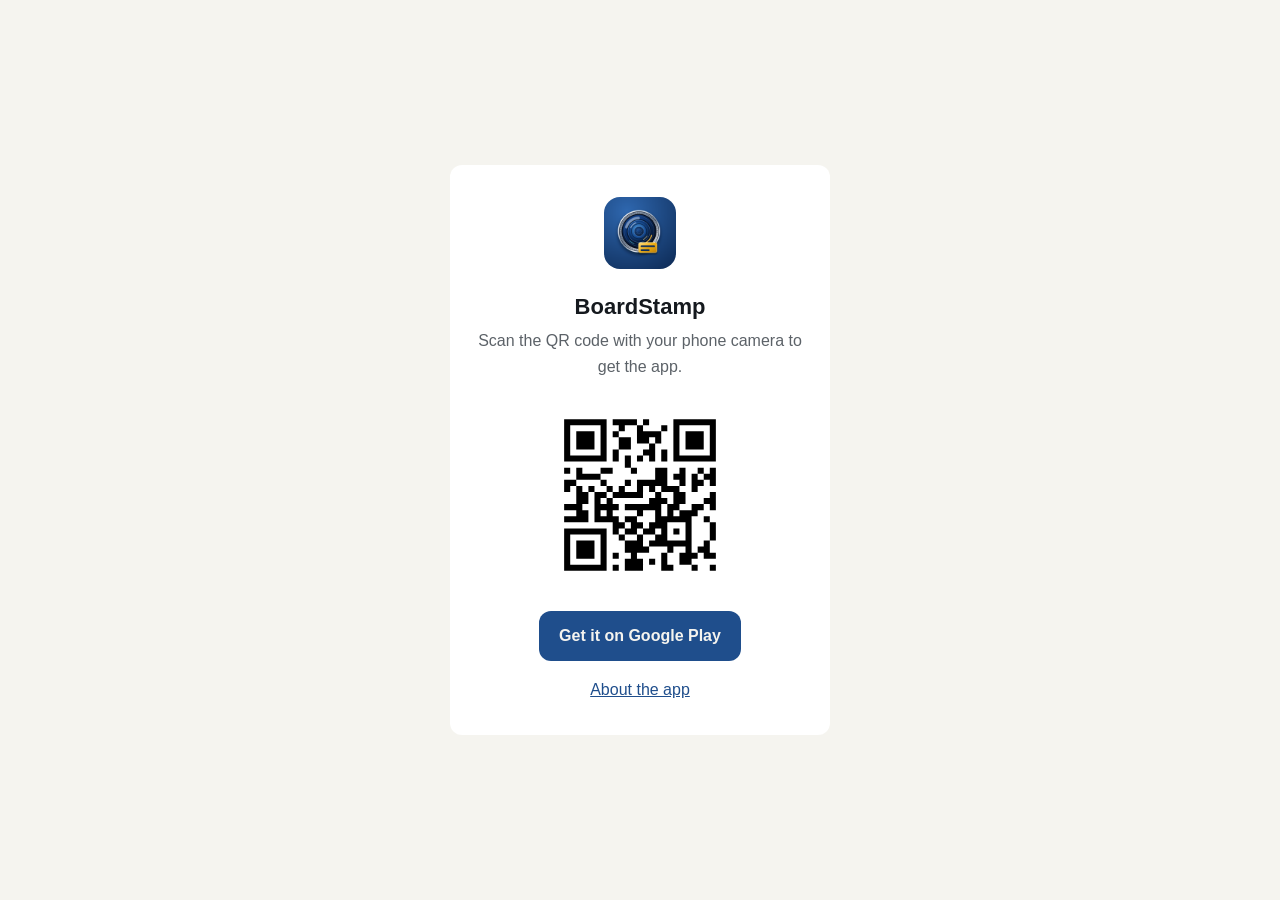
<file: get/index.html>
<!doctype html>
<html lang="ko">
<head>
<meta charset="utf-8">
<meta name="viewport" content="width=device-width, initial-scale=1">
<title>현장스탬프 받기 | BoardStamp</title>
<meta name="description" content="현장 사진에 공사명, 공종, 위치, 일자를 스탬프로 넣어 앨범에 바로 저장하는 앱">
<meta name="robots" content="noindex">
<link rel="canonical" href="https://boardstamp.app/">
<!-- 하나의 링크로 기기별 연결: 안드로이드는 Play 스토어, 아이폰은 준비 중 안내, PC는 QR 코드.
     ?src=share 처럼 붙이면 Play 설치 출처(utm_source)로 넘어간다. -->
<style>
:root {
  color-scheme: light dark;
  --paper: #f5f4ef; --card: #ffffff; --ink: #15191e; --muted: #5c6268; --accent: #1f4e8c;
}
@media (prefers-color-scheme: dark) {
  :root { --paper: #14171a; --card: #1d232b; --ink: #ecebe4; --muted: #a7b0bc; --accent: #a9c7f5; }
}
* { box-sizing: border-box; }
body {
  margin: 0; min-height: 100vh; display: grid; place-items: center; padding: 24px 16px;
  background: var(--paper); color: var(--ink);
  font-family: Pretendard, -apple-system, BlinkMacSystemFont, "Apple SD Gothic Neo", "Malgun Gothic", "Noto Sans KR", sans-serif;
  line-height: 1.6; word-break: keep-all; text-align: center;
}
main { width: 100%; max-width: 380px; background: var(--card); border-radius: 12px; padding: 32px 24px; }
.icon { width: 72px; height: 72px; border-radius: 16px; }
h1 { font-size: 22px; margin: 12px 0 4px; }
p { margin: 0 0 16px; color: var(--muted); }
.qr { display: none; background: #fff; border-radius: 12px; padding: 12px; width: 200px; margin: 0 auto 16px; }
.qr img { display: block; width: 100%; height: auto; }
.btn { display: inline-block; padding: 12px 20px; border-radius: 12px; background: var(--accent); color: var(--paper); font-weight: 600; text-decoration: none; }
.home { display: inline-block; margin-top: 16px; color: var(--accent); }
[hidden] { display: none !important; }
body.desktop .qr { display: block; }
</style>
</head>
<body>
<main>
  <img class="icon" src="/img/icon-192.png" alt="" width="72" height="72">
  <h1 data-ko="현장스탬프" data-en="BoardStamp">현장스탬프</h1>

  <p id="msg-android" data-ko="Google Play로 이동하고 있어요…" data-en="Opening Google Play…">Google Play로 이동하고 있어요…</p>
  <p id="msg-ios" hidden data-ko="iPhone 버전은 준비 중이에요. 지금은 안드로이드에서 쓸 수 있어요." data-en="The iPhone version is on the way. For now, BoardStamp is available on Android.">iPhone 버전은 준비 중이에요. 지금은 안드로이드에서 쓸 수 있어요.</p>
  <p id="msg-desktop" hidden data-ko="휴대폰 카메라로 QR 코드를 찍으면 바로 받을 수 있어요." data-en="Scan the QR code with your phone camera to get the app.">휴대폰 카메라로 QR 코드를 찍으면 바로 받을 수 있어요.</p>

  <div class="qr"><img src="/img/qr-get.svg" alt="boardstamp.app/get QR" width="200" height="200"></div>

  <a id="play" class="btn" href="https://play.google.com/store/apps/details?id=app.boardstamp" data-ko="Google Play에서 받기" data-en="Get it on Google Play">Google Play에서 받기</a>
  <br>
  <a class="home" href="/" data-ko="앱 소개 보기" data-en="About the app">앱 소개 보기</a>
</main>
<script>
(function () {
  var PLAY = 'https://play.google.com/store/apps/details?id=app.boardstamp';
  var params = new URLSearchParams(location.search);
  var source = (params.get('src') || 'get').replace(/[^a-z0-9_-]/gi, '').slice(0, 30) || 'get';
  var playUrl = PLAY + '&referrer=' + encodeURIComponent('utm_source=' + source + '&utm_medium=boardstamp_site');

  var lang = (navigator.language || 'ko').toLowerCase().indexOf('ko') === 0 ? 'ko' : 'en';
  document.documentElement.lang = lang;
  if (lang === 'en') {
    document.title = 'Get BoardStamp';
    document.querySelectorAll('[data-en]').forEach(function (el) { el.textContent = el.getAttribute('data-en'); });
  }

  var play = document.getElementById('play');
  play.href = playUrl;

  var ua = navigator.userAgent;
  var isAndroid = /Android/i.test(ua);
  var isIOS = /iPhone|iPad|iPod/i.test(ua) || (navigator.platform === 'MacIntel' && navigator.maxTouchPoints > 1);

  function show(id) {
    ['msg-android', 'msg-ios', 'msg-desktop'].forEach(function (m) {
      document.getElementById(m).hidden = m !== id;
    });
  }

  if (isAndroid) {
    show('msg-android');
    location.replace(playUrl);
  } else if (isIOS) {
    show('msg-ios');
    play.hidden = true;
  } else {
    show('msg-desktop');
    document.body.classList.add('desktop');
  }
})();
</script>
<!-- Cloudflare Web Analytics --><script type='module' src='https://static.cloudflareinsights.com/beacon.min.js' data-cf-beacon='{"token": "0c1ea7ea4ba44bdbac27b24f19ea35ee"}'></script><!-- End Cloudflare Web Analytics -->
</body>
</html>
</file>
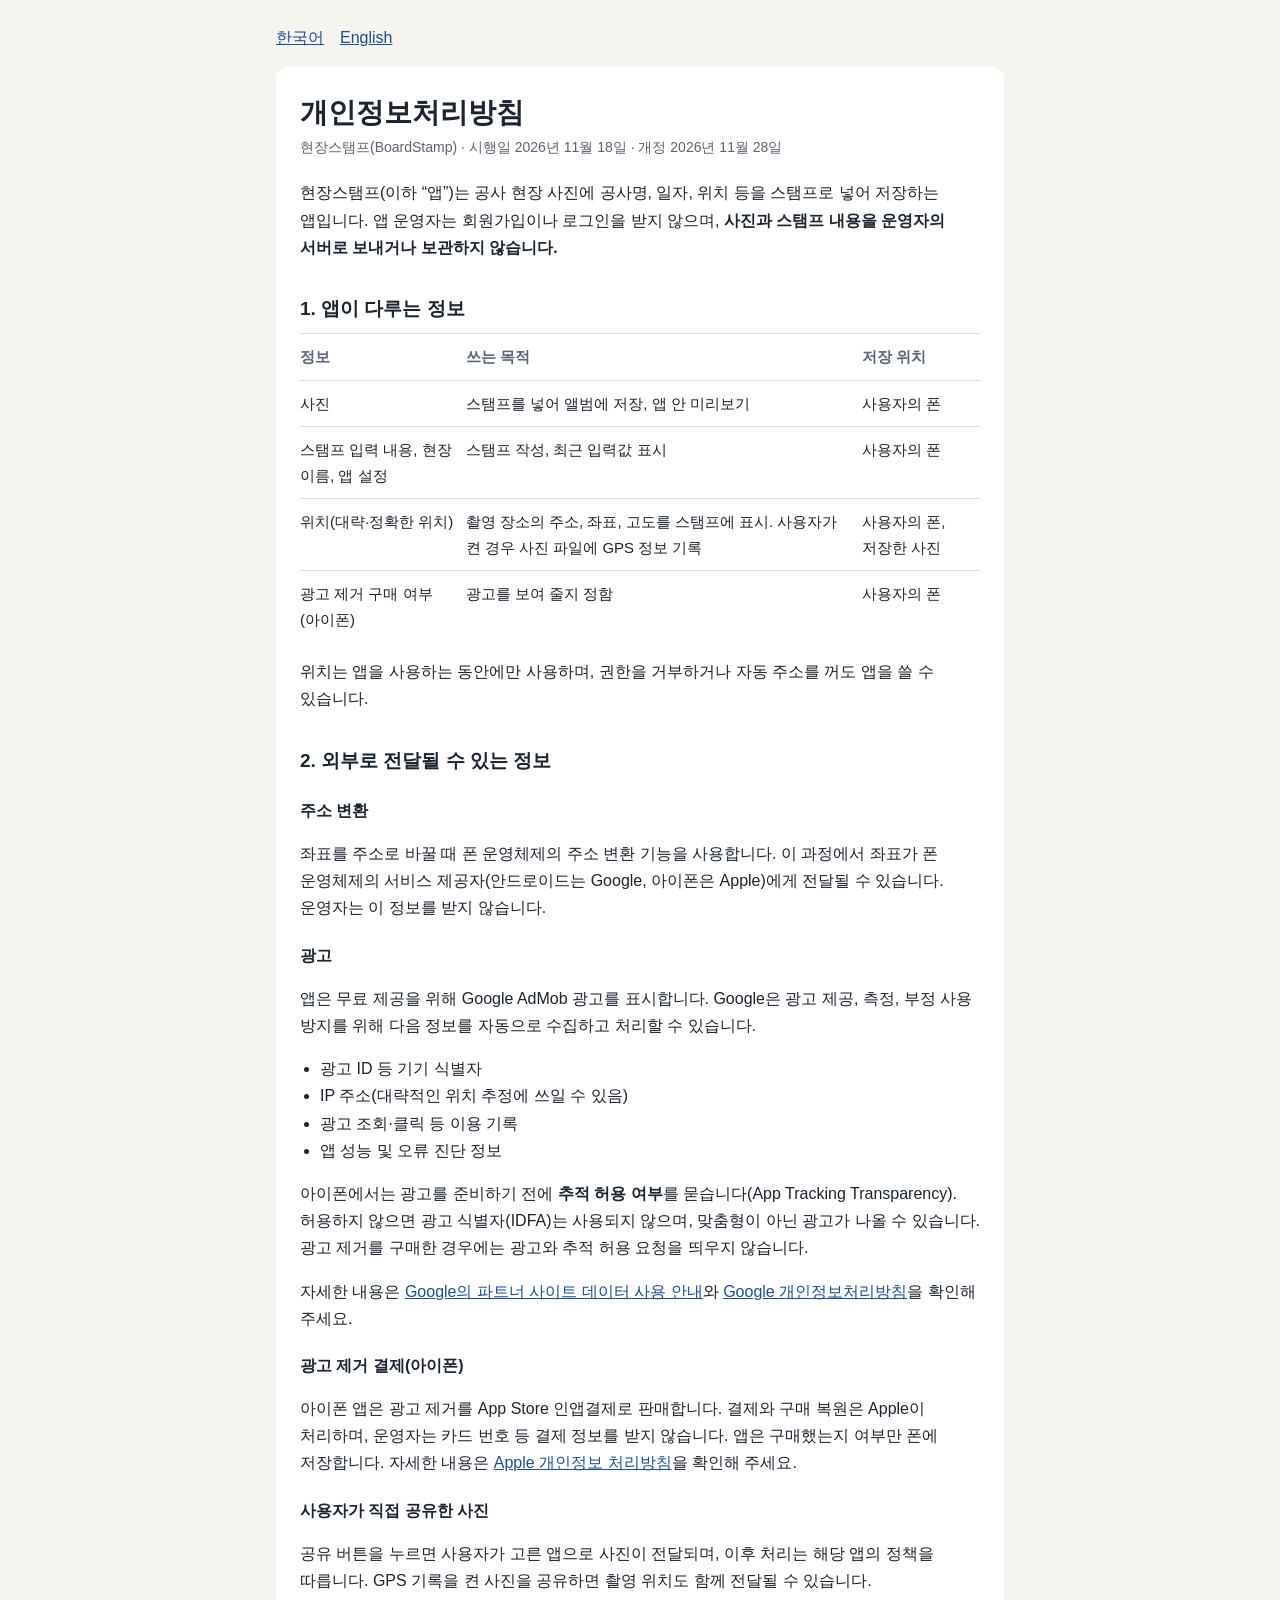
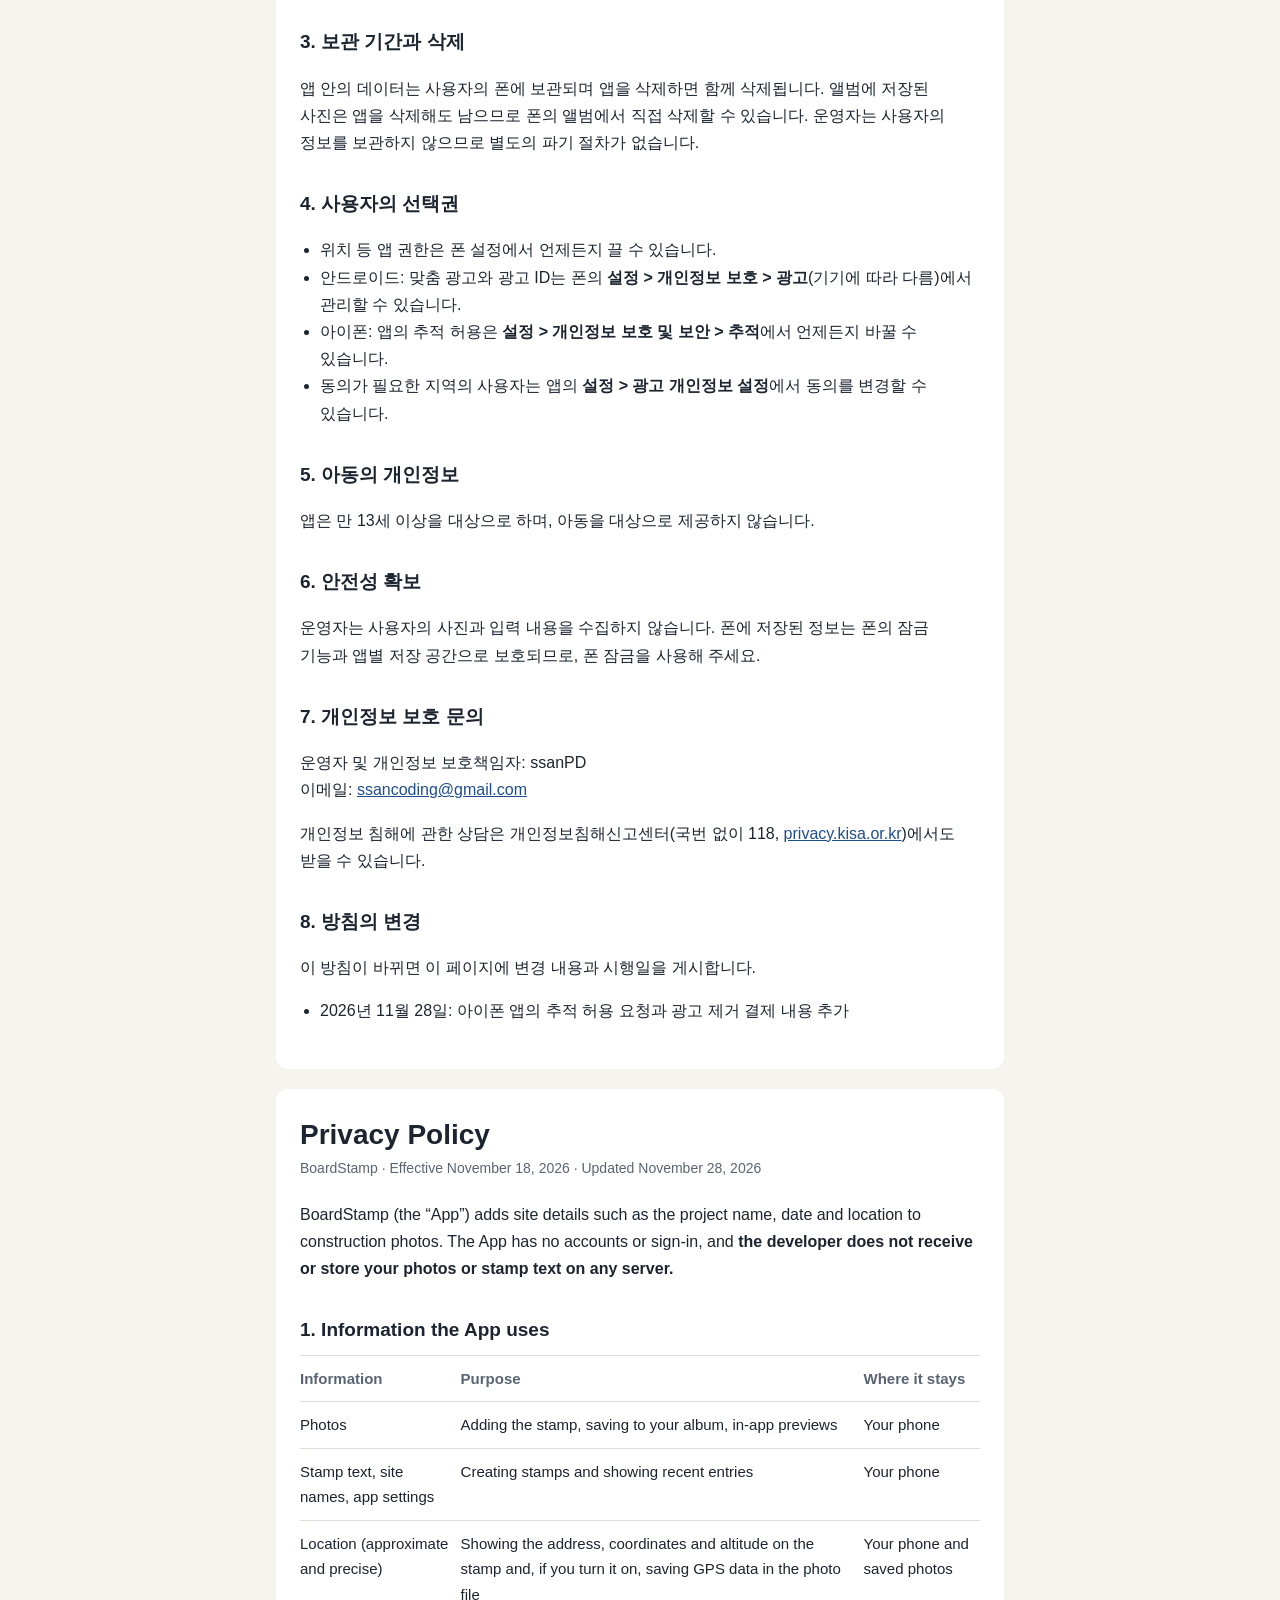
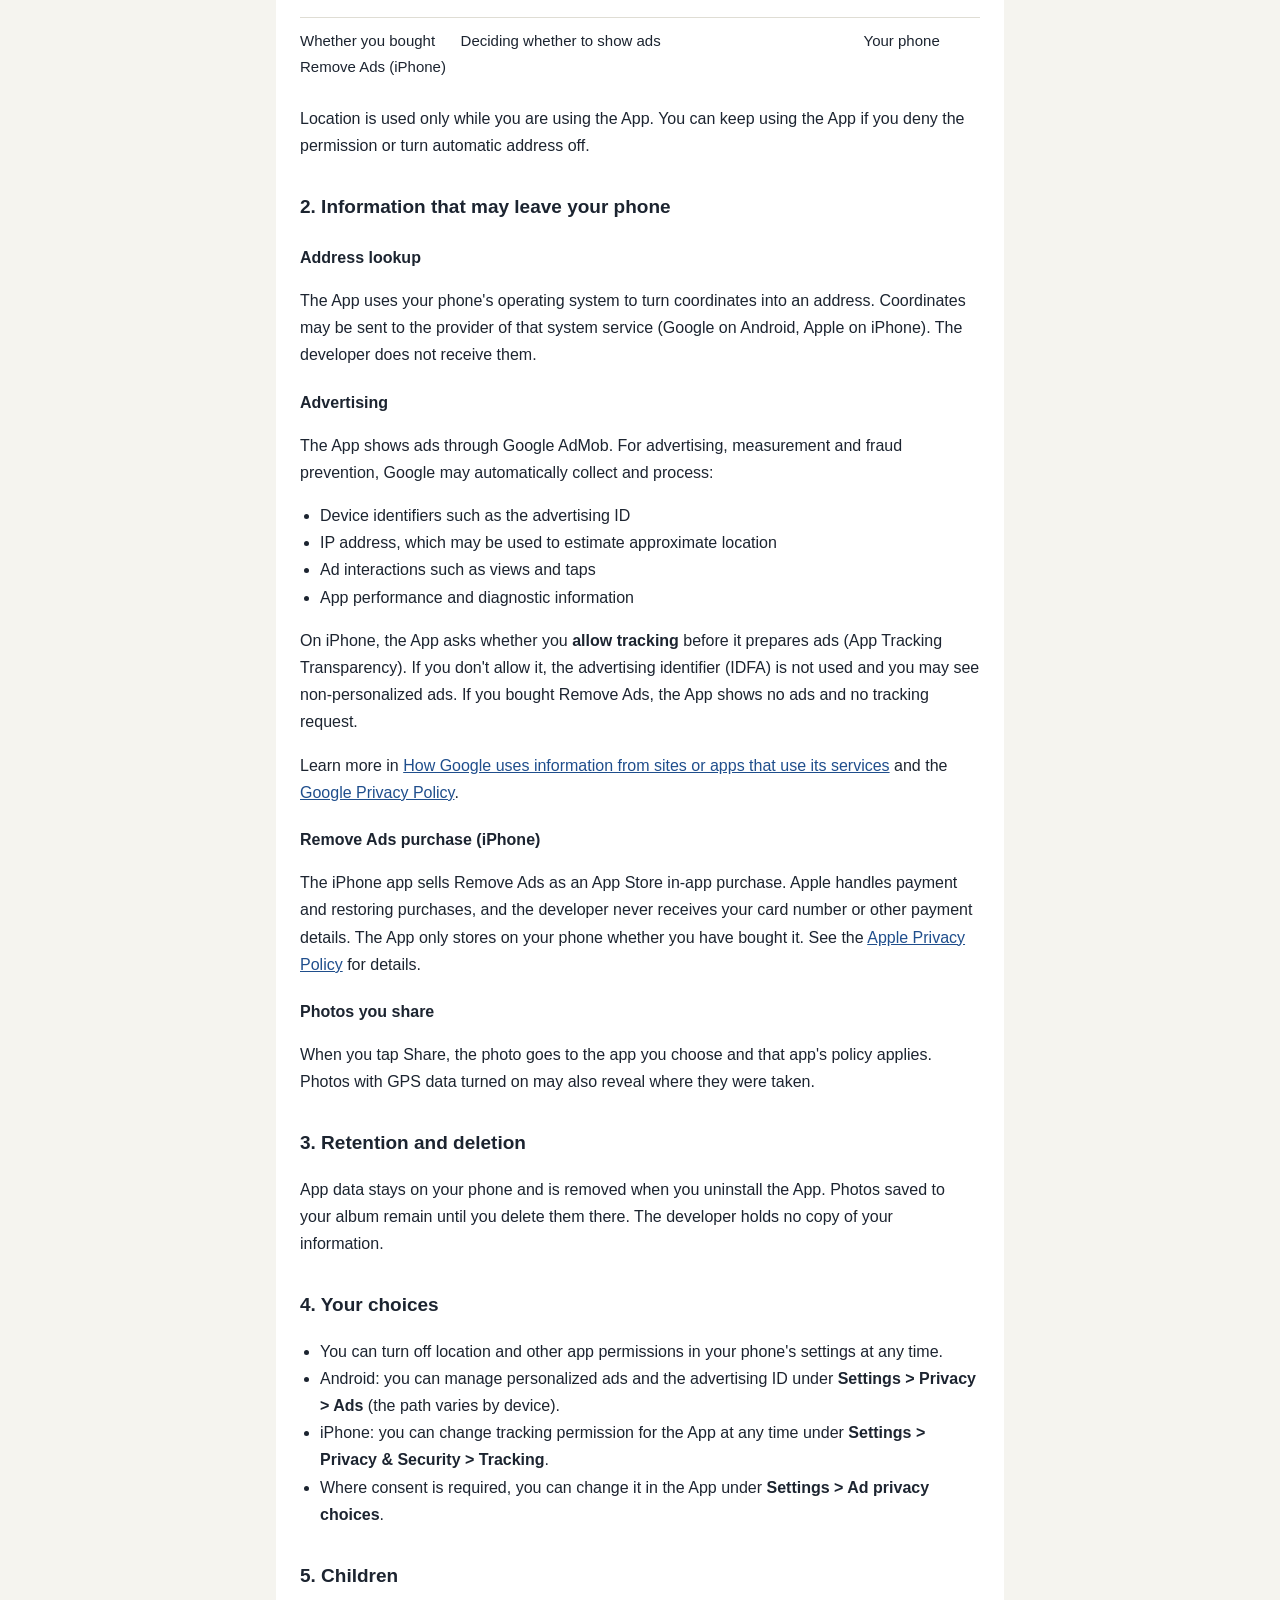
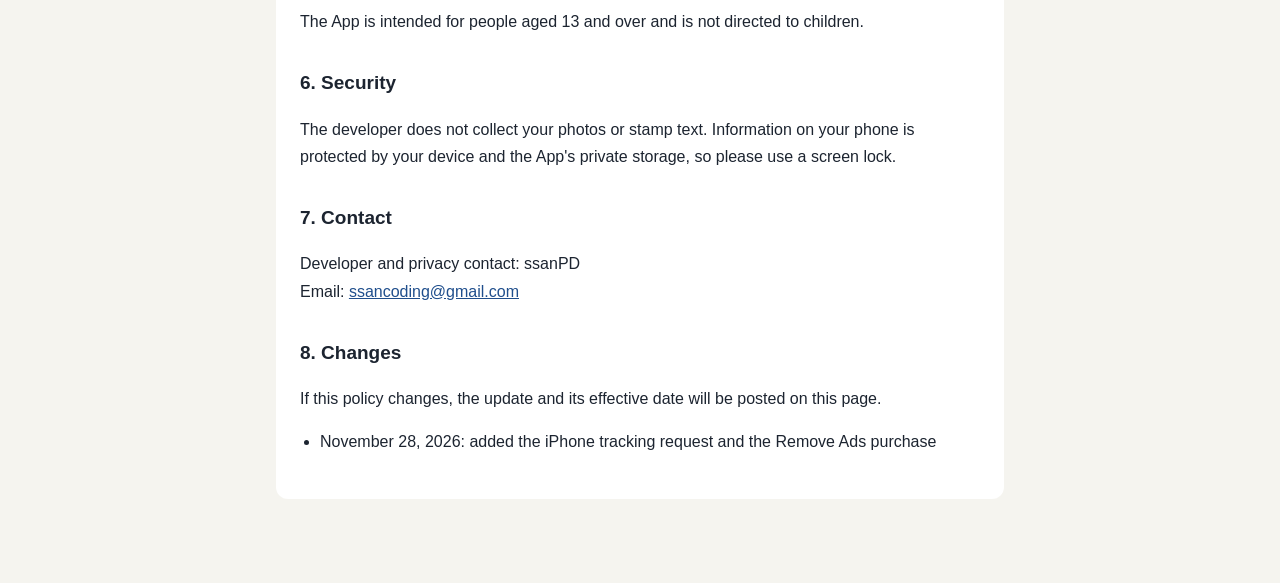
<file: privacy.html>
<!doctype html>
<html lang="ko">
<head>
<meta charset="utf-8">
<meta name="viewport" content="width=device-width, initial-scale=1">
<title>개인정보처리방침 | 현장스탬프 (BoardStamp)</title>
<meta name="description" content="현장스탬프(BoardStamp) 앱의 개인정보처리방침 / Privacy policy for the BoardStamp app">
<link rel="stylesheet" href="style.css">
</head>
<body>
<main>
<nav><a href="#ko">한국어</a><a href="#en">English</a></nav>

<article id="ko" lang="ko">
<h1>개인정보처리방침</h1>
<p class="meta">현장스탬프(BoardStamp) · 시행일 2026년 11월 18일 · 개정 2026년 11월 28일</p>

<p>현장스탬프(이하 “앱”)는 공사 현장 사진에 공사명, 일자, 위치 등을 스탬프로 넣어 저장하는 앱입니다. 앱 운영자는 회원가입이나 로그인을 받지 않으며, <strong>사진과 스탬프 내용을 운영자의 서버로 보내거나 보관하지 않습니다.</strong></p>

<h2>1. 앱이 다루는 정보</h2>
<table>
<thead><tr><th>정보</th><th>쓰는 목적</th><th>저장 위치</th></tr></thead>
<tbody>
<tr><td>사진</td><td>스탬프를 넣어 앨범에 저장, 앱 안 미리보기</td><td>사용자의 폰</td></tr>
<tr><td>스탬프 입력 내용, 현장 이름, 앱 설정</td><td>스탬프 작성, 최근 입력값 표시</td><td>사용자의 폰</td></tr>
<tr><td>위치(대략·정확한 위치)</td><td>촬영 장소의 주소, 좌표, 고도를 스탬프에 표시. 사용자가 켠 경우 사진 파일에 GPS 정보 기록</td><td>사용자의 폰, 저장한 사진</td></tr>
<tr><td>광고 제거 구매 여부(아이폰)</td><td>광고를 보여 줄지 정함</td><td>사용자의 폰</td></tr>
</tbody>
</table>
<p>위치는 앱을 사용하는 동안에만 사용하며, 권한을 거부하거나 자동 주소를 꺼도 앱을 쓸 수 있습니다.</p>

<h2>2. 외부로 전달될 수 있는 정보</h2>
<h3>주소 변환</h3>
<p>좌표를 주소로 바꿀 때 폰 운영체제의 주소 변환 기능을 사용합니다. 이 과정에서 좌표가 폰 운영체제의 서비스 제공자(안드로이드는 Google, 아이폰은 Apple)에게 전달될 수 있습니다. 운영자는 이 정보를 받지 않습니다.</p>
<h3>광고</h3>
<p>앱은 무료 제공을 위해 Google AdMob 광고를 표시합니다. Google은 광고 제공, 측정, 부정 사용 방지를 위해 다음 정보를 자동으로 수집하고 처리할 수 있습니다.</p>
<ul>
<li>광고 ID 등 기기 식별자</li>
<li>IP 주소(대략적인 위치 추정에 쓰일 수 있음)</li>
<li>광고 조회·클릭 등 이용 기록</li>
<li>앱 성능 및 오류 진단 정보</li>
</ul>
<p>아이폰에서는 광고를 준비하기 전에 <strong>추적 허용 여부</strong>를 묻습니다(App Tracking Transparency). 허용하지 않으면 광고 식별자(IDFA)는 사용되지 않으며, 맞춤형이 아닌 광고가 나올 수 있습니다. 광고 제거를 구매한 경우에는 광고와 추적 허용 요청을 띄우지 않습니다.</p>
<p>자세한 내용은 <a href="https://policies.google.com/technologies/partner-sites?hl=ko">Google의 파트너 사이트 데이터 사용 안내</a>와 <a href="https://policies.google.com/privacy?hl=ko">Google 개인정보처리방침</a>을 확인해 주세요.</p>
<h3>광고 제거 결제(아이폰)</h3>
<p>아이폰 앱은 광고 제거를 App Store 인앱결제로 판매합니다. 결제와 구매 복원은 Apple이 처리하며, 운영자는 카드 번호 등 결제 정보를 받지 않습니다. 앱은 구매했는지 여부만 폰에 저장합니다. 자세한 내용은 <a href="https://www.apple.com/kr/legal/privacy/">Apple 개인정보 처리방침</a>을 확인해 주세요.</p>
<h3>사용자가 직접 공유한 사진</h3>
<p>공유 버튼을 누르면 사용자가 고른 앱으로 사진이 전달되며, 이후 처리는 해당 앱의 정책을 따릅니다. GPS 기록을 켠 사진을 공유하면 촬영 위치도 함께 전달될 수 있습니다.</p>

<h2>3. 보관 기간과 삭제</h2>
<p>앱 안의 데이터는 사용자의 폰에 보관되며 앱을 삭제하면 함께 삭제됩니다. 앨범에 저장된 사진은 앱을 삭제해도 남으므로 폰의 앨범에서 직접 삭제할 수 있습니다. 운영자는 사용자의 정보를 보관하지 않으므로 별도의 파기 절차가 없습니다.</p>

<h2>4. 사용자의 선택권</h2>
<ul>
<li>위치 등 앱 권한은 폰 설정에서 언제든지 끌 수 있습니다.</li>
<li>안드로이드: 맞춤 광고와 광고 ID는 폰의 <strong>설정 &gt; 개인정보 보호 &gt; 광고</strong>(기기에 따라 다름)에서 관리할 수 있습니다.</li>
<li>아이폰: 앱의 추적 허용은 <strong>설정 &gt; 개인정보 보호 및 보안 &gt; 추적</strong>에서 언제든지 바꿀 수 있습니다.</li>
<li>동의가 필요한 지역의 사용자는 앱의 <strong>설정 &gt; 광고 개인정보 설정</strong>에서 동의를 변경할 수 있습니다.</li>
</ul>

<h2>5. 아동의 개인정보</h2>
<p>앱은 만 13세 이상을 대상으로 하며, 아동을 대상으로 제공하지 않습니다.</p>

<h2>6. 안전성 확보</h2>
<p>운영자는 사용자의 사진과 입력 내용을 수집하지 않습니다. 폰에 저장된 정보는 폰의 잠금 기능과 앱별 저장 공간으로 보호되므로, 폰 잠금을 사용해 주세요.</p>

<h2>7. 개인정보 보호 문의</h2>
<p>운영자 및 개인정보 보호책임자: ssanPD<br>이메일: <a href="mailto:ssancoding@gmail.com">ssancoding@gmail.com</a></p>
<p>개인정보 침해에 관한 상담은 개인정보침해신고센터(국번 없이 118, <a href="https://privacy.kisa.or.kr">privacy.kisa.or.kr</a>)에서도 받을 수 있습니다.</p>

<h2>8. 방침의 변경</h2>
<p>이 방침이 바뀌면 이 페이지에 변경 내용과 시행일을 게시합니다.</p>
<ul>
<li>2026년 11월 28일: 아이폰 앱의 추적 허용 요청과 광고 제거 결제 내용 추가</li>
</ul>
</article>

<article id="en" lang="en">
<h1>Privacy Policy</h1>
<p class="meta">BoardStamp · Effective November 18, 2026 · Updated November 28, 2026</p>

<p>BoardStamp (the “App”) adds site details such as the project name, date and location to construction photos. The App has no accounts or sign-in, and <strong>the developer does not receive or store your photos or stamp text on any server.</strong></p>

<h2>1. Information the App uses</h2>
<table>
<thead><tr><th>Information</th><th>Purpose</th><th>Where it stays</th></tr></thead>
<tbody>
<tr><td>Photos</td><td>Adding the stamp, saving to your album, in-app previews</td><td>Your phone</td></tr>
<tr><td>Stamp text, site names, app settings</td><td>Creating stamps and showing recent entries</td><td>Your phone</td></tr>
<tr><td>Location (approximate and precise)</td><td>Showing the address, coordinates and altitude on the stamp and, if you turn it on, saving GPS data in the photo file</td><td>Your phone and saved photos</td></tr>
<tr><td>Whether you bought Remove Ads (iPhone)</td><td>Deciding whether to show ads</td><td>Your phone</td></tr>
</tbody>
</table>
<p>Location is used only while you are using the App. You can keep using the App if you deny the permission or turn automatic address off.</p>

<h2>2. Information that may leave your phone</h2>
<h3>Address lookup</h3>
<p>The App uses your phone's operating system to turn coordinates into an address. Coordinates may be sent to the provider of that system service (Google on Android, Apple on iPhone). The developer does not receive them.</p>
<h3>Advertising</h3>
<p>The App shows ads through Google AdMob. For advertising, measurement and fraud prevention, Google may automatically collect and process:</p>
<ul>
<li>Device identifiers such as the advertising ID</li>
<li>IP address, which may be used to estimate approximate location</li>
<li>Ad interactions such as views and taps</li>
<li>App performance and diagnostic information</li>
</ul>
<p>On iPhone, the App asks whether you <strong>allow tracking</strong> before it prepares ads (App Tracking Transparency). If you don't allow it, the advertising identifier (IDFA) is not used and you may see non-personalized ads. If you bought Remove Ads, the App shows no ads and no tracking request.</p>
<p>Learn more in <a href="https://policies.google.com/technologies/partner-sites">How Google uses information from sites or apps that use its services</a> and the <a href="https://policies.google.com/privacy">Google Privacy Policy</a>.</p>
<h3>Remove Ads purchase (iPhone)</h3>
<p>The iPhone app sells Remove Ads as an App Store in-app purchase. Apple handles payment and restoring purchases, and the developer never receives your card number or other payment details. The App only stores on your phone whether you have bought it. See the <a href="https://www.apple.com/legal/privacy/">Apple Privacy Policy</a> for details.</p>
<h3>Photos you share</h3>
<p>When you tap Share, the photo goes to the app you choose and that app's policy applies. Photos with GPS data turned on may also reveal where they were taken.</p>

<h2>3. Retention and deletion</h2>
<p>App data stays on your phone and is removed when you uninstall the App. Photos saved to your album remain until you delete them there. The developer holds no copy of your information.</p>

<h2>4. Your choices</h2>
<ul>
<li>You can turn off location and other app permissions in your phone's settings at any time.</li>
<li>Android: you can manage personalized ads and the advertising ID under <strong>Settings &gt; Privacy &gt; Ads</strong> (the path varies by device).</li>
<li>iPhone: you can change tracking permission for the App at any time under <strong>Settings &gt; Privacy &amp; Security &gt; Tracking</strong>.</li>
<li>Where consent is required, you can change it in the App under <strong>Settings &gt; Ad privacy choices</strong>.</li>
</ul>

<h2>5. Children</h2>
<p>The App is intended for people aged 13 and over and is not directed to children.</p>

<h2>6. Security</h2>
<p>The developer does not collect your photos or stamp text. Information on your phone is protected by your device and the App's private storage, so please use a screen lock.</p>

<h2>7. Contact</h2>
<p>Developer and privacy contact: ssanPD<br>Email: <a href="mailto:ssancoding@gmail.com">ssancoding@gmail.com</a></p>

<h2>8. Changes</h2>
<p>If this policy changes, the update and its effective date will be posted on this page.</p>
<ul>
<li>November 28, 2026: added the iPhone tracking request and the Remove Ads purchase</li>
</ul>
</article>
</main>
</body>
</html>
</file>
<file: style.css>
:root {
  color-scheme: light dark;
  --paper: #f5f4ef;
  --card: #ffffff;
  --ink: #1c2430;
  --muted: #5a6472;
  --line: #dfddd4;
  --accent: #1f4e8c;
}

@media (prefers-color-scheme: dark) {
  :root {
    --paper: #14181e;
    --card: #1d232b;
    --ink: #e9edf2;
    --muted: #a7b0bc;
    --line: #333c47;
    --accent: #8fb8ee;
  }
}

* { box-sizing: border-box; }

body {
  margin: 0;
  background: var(--paper);
  color: var(--ink);
  font-family: Pretendard, -apple-system, BlinkMacSystemFont, "Apple SD Gothic Neo", "Malgun Gothic", "Noto Sans KR", sans-serif;
  line-height: 1.7;
  word-break: keep-all;
  overflow-wrap: anywhere;
}

main { max-width: 760px; margin: 0 auto; padding: 24px 16px 64px; }
nav { display: flex; gap: 16px; margin-bottom: 16px; }
article { background: var(--card); border-radius: 12px; padding: 28px 24px; margin-bottom: 20px; }
h1 { font-size: 28px; line-height: 1.3; margin: 0 0 4px; }
h2 { font-size: 19px; margin: 32px 0 8px; }
h3 { font-size: 16px; margin: 20px 0 4px; }
.meta { color: var(--muted); margin: 0 0 20px; font-size: 14px; }
a { color: var(--accent); }
ul { padding-left: 20px; }
table { width: 100%; border-collapse: collapse; font-size: 15px; }
th, td { border-top: 1px solid var(--line); padding: 10px 8px 10px 0; text-align: left; vertical-align: top; }
th { color: var(--muted); font-weight: 600; }
</file>
